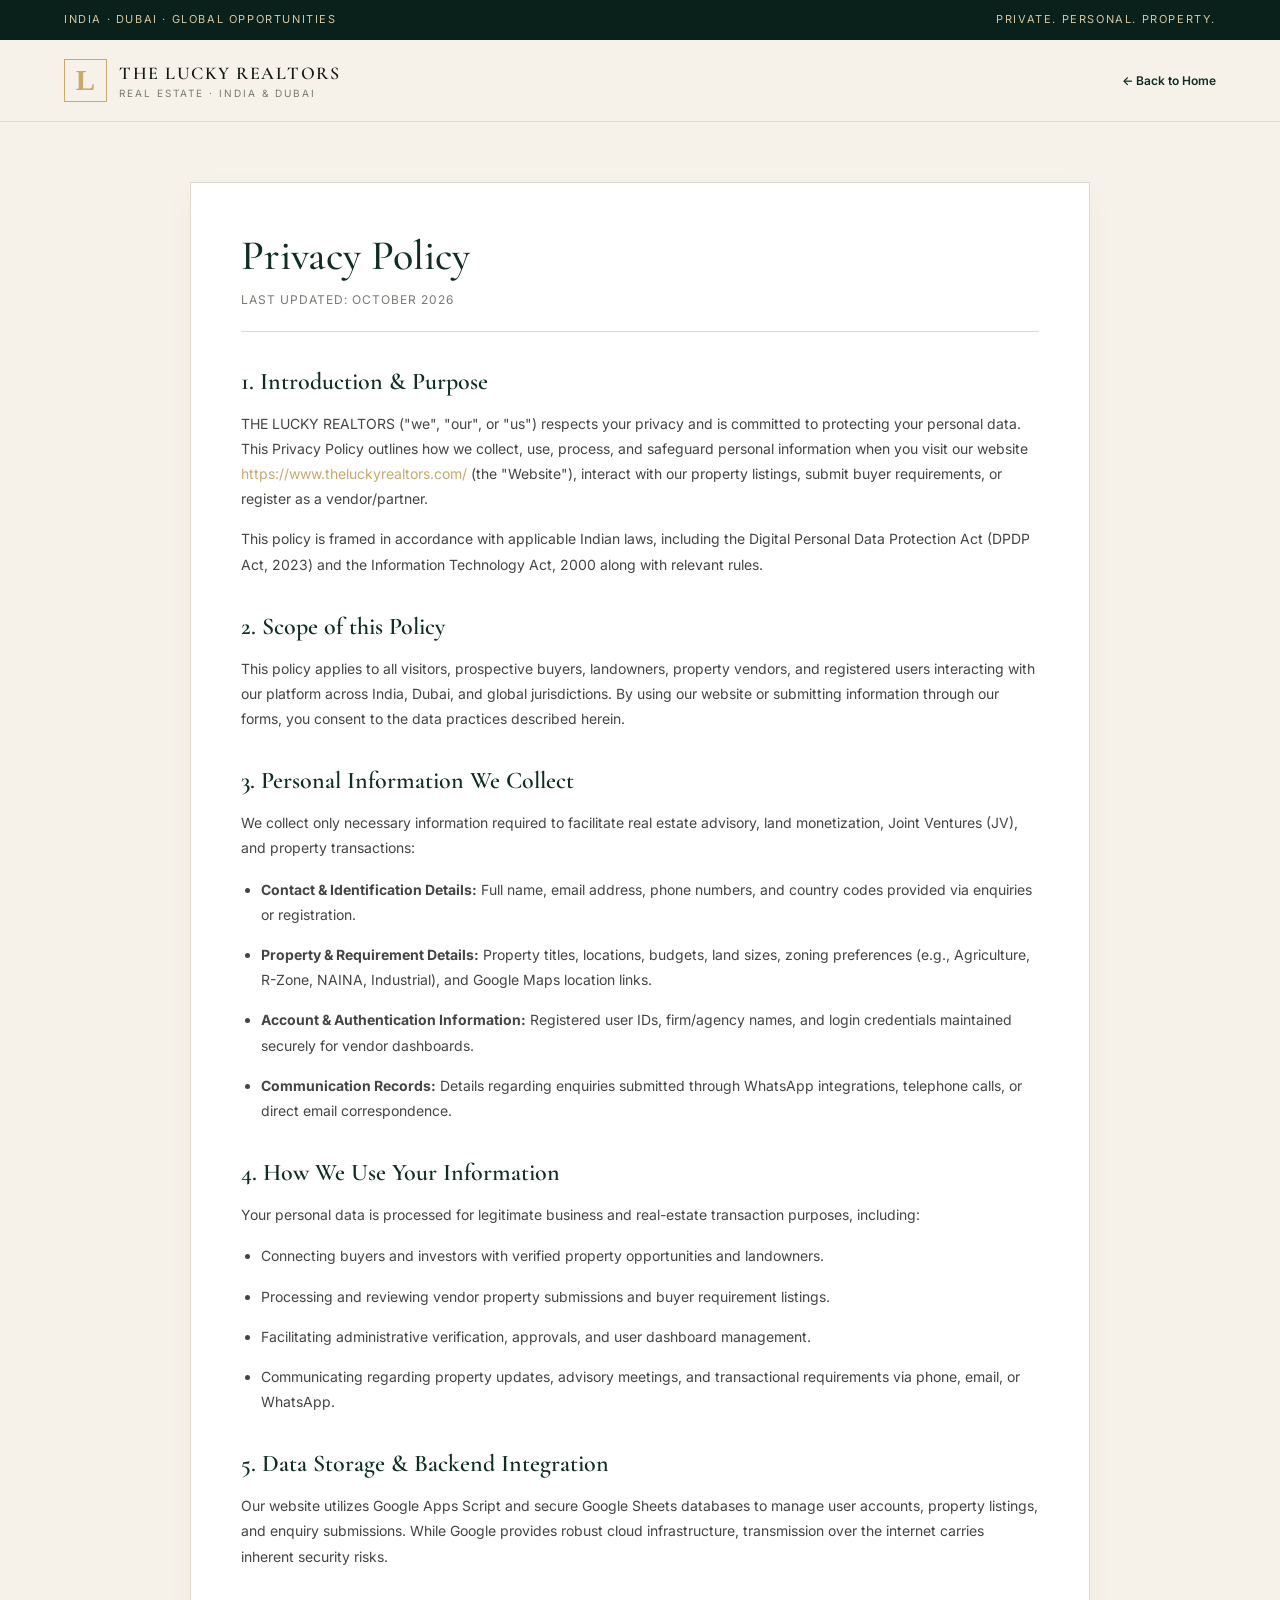
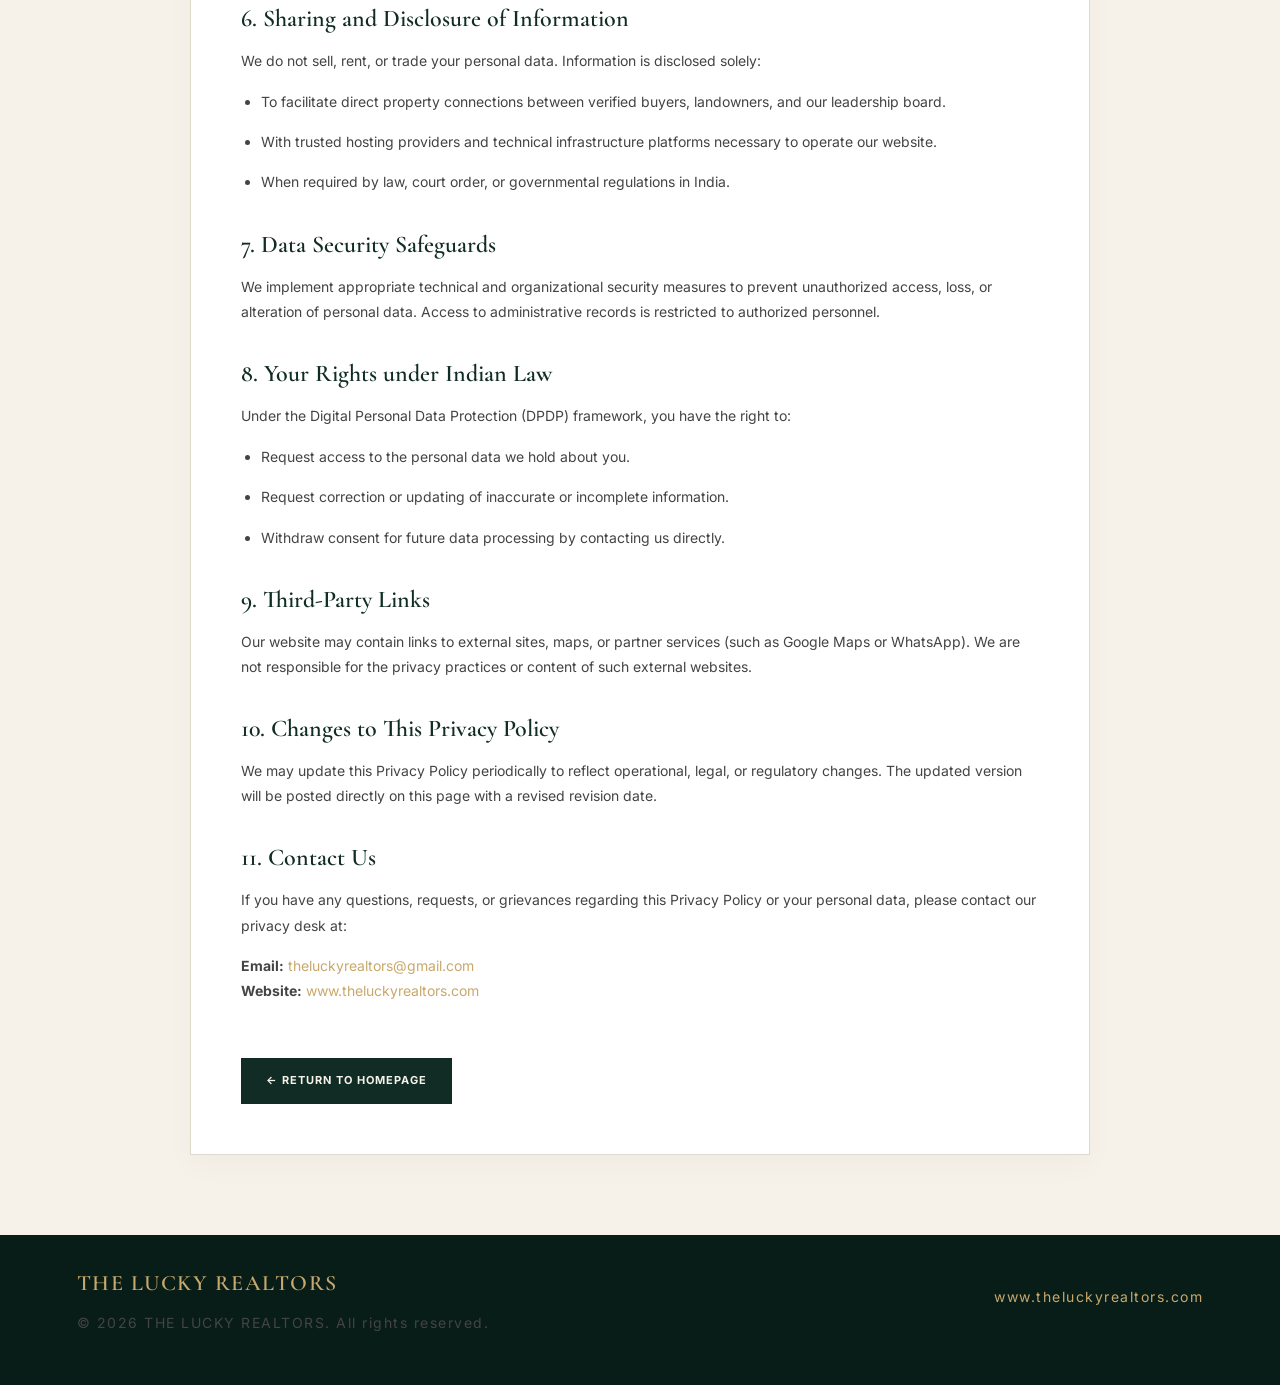
<file: privacy-policy.html>
<!doctype html>
<html lang="en">
<head>
  <meta charset="utf-8">
  <meta name="viewport" content="width=device-width, initial-scale=1">
  <link rel="canonical" href="https://www.theluckyrealtors.com/privacy-policy.html">
  <meta name="description" content="Privacy Policy for THE LUCKY REALTORS. Learn how we collect, use, and protect your personal data in compliance with Indian privacy laws.">
  <meta name="theme-color" content="#123b2c">
  <title>Privacy Policy | THE LUCKY REALTORS</title>
  
  <link rel="preconnect" href="https://fonts.googleapis.com">
  <link rel="preconnect" href="https://fonts.gstatic.com" crossorigin>
  <link href="https://fonts.googleapis.com/css2?family=Cormorant+Garamond:wght@400;500;600;700&family=Inter:wght@400;500;600;700&display=swap" rel="stylesheet">
  
  <style>
    :root {
      --green: #102c25;
      --green2: #194638;
      --gold: #c8a86b;
      --ivory: #f6f2e9;
      --ink: #151915;
      --muted: #777b73;
      --line: #dfd9cc;
      --white: #fff;
    }
    * { box-sizing: border-box; }
    html { scroll-behavior: smooth; }
    body { margin: 0; background: var(--ivory); color: var(--ink); font-family: Inter, Arial, sans-serif; line-height: 1.8; }
    a { color: var(--gold); text-decoration: none; }
    a:hover { text-decoration: underline; }
    .topbar { padding: 10px 5%; background: #0a201b; color: #d6c7a3; display: flex; justify-content: space-between; gap: 10px; font-size: 11px; letter-spacing: 1.6px; text-transform: uppercase; }
    .header { padding: 19px 5%; display: flex; align-items: center; justify-content: space-between; background: var(--ivory); position: sticky; top: 0; z-index: 10; border-bottom: 1px solid var(--line); }
    .brand { display: flex; align-items: center; gap: 12px; }
    .monogram { width: 43px; height: 43px; border: 1px solid var(--gold); color: var(--gold); display: grid; place-items: center; font: 700 29px Georgia, serif; }
    .brandname { font: 600 18px 'Cormorant Garamond', serif; letter-spacing: 1.5px; color: var(--ink); }
    .brandname small { display: block; font: 10px Inter, sans-serif; letter-spacing: 2px; margin-top: 3px; color: var(--muted); }
    .content-wrap { max-width: 900px; margin: 60px auto; padding: 0 5%; background: var(--white); border: 1px solid var(--line); padding: 50px; box-shadow: 0 10px 30px rgba(16,44,37,0.03); }
    h1 { font: 500 42px/1.1 'Cormorant Garamond', serif; color: var(--green); margin-top: 0; margin-bottom: 10px; }
    .last-updated { font-size: 12px; color: var(--muted); letter-spacing: 1px; text-transform: uppercase; margin-bottom: 35px; border-bottom: 1px solid var(--line); padding-bottom: 20px; }
    h2 { font: 600 24px 'Cormorant Garamond', serif; color: var(--green); margin-top: 35px; margin-bottom: 15px; }
    p, li { font-size: 14px; color: #444; margin-bottom: 15px; }
    ul { padding-left: 20px; margin-bottom: 20px; }
    .back-link { display: inline-block; margin-top: 40px; padding: 12px 24px; background: var(--green); color: var(--ivory); font-size: 11px; font-weight: 700; letter-spacing: 1px; text-transform: uppercase; border: 1px solid var(--green); transition: 0.2s; }
    .back-link:hover { background: var(--gold); color: var(--ink); border-color: var(--gold); text-decoration: none; }
    .footer { background: #081d18; color: #d8d2c3; padding: 35px 6%; display: flex; justify-content: space-between; gap: 20px; flex-wrap: wrap; font-size: 10px; letter-spacing: 1.5px; margin-top: 80px; }
    .footer b { font: 600 22px 'Cormorant Garamond', serif; color: var(--gold); }
    @media(max-width: 768px) {
      .content-wrap { padding: 25px; margin: 20px; }
      h1 { font-size: 32px; }
    }
  </style>
</head>
<body>

<div class="topbar">
  <span>INDIA · DUBAI · GLOBAL OPPORTUNITIES</span>
  <span>PRIVATE. PERSONAL. PROPERTY.</span>
</div>

<header class="header">
  <a class="brand" href="index.html">
    <span class="monogram">L</span>
    <span class="brandname">THE LUCKY REALTORS<small>REAL ESTATE · INDIA & DUBAI</small></span>
  </a>
  <a href="index.html" style="font-size: 12px; font-weight: 600; color: var(--green);">← Back to Home</a>
</header>

<main class="content-wrap">
  <h1>Privacy Policy</h1>
  <div class="last-updated">Last Updated: October 2026</div>

  <h2>1. Introduction & Purpose</h2>
  <p>THE LUCKY REALTORS ("we", "our", or "us") respects your privacy and is committed to protecting your personal data. This Privacy Policy outlines how we collect, use, process, and safeguard personal information when you visit our website <a href="https://www.theluckyrealtors.com/">https://www.theluckyrealtors.com/</a> (the "Website"), interact with our property listings, submit buyer requirements, or register as a vendor/partner.</p>
  <p>This policy is framed in accordance with applicable Indian laws, including the Digital Personal Data Protection Act (DPDP Act, 2023) and the Information Technology Act, 2000 along with relevant rules.</p>

  <h2>2. Scope of this Policy</h2>
  <p>This policy applies to all visitors, prospective buyers, landowners, property vendors, and registered users interacting with our platform across India, Dubai, and global jurisdictions. By using our website or submitting information through our forms, you consent to the data practices described herein.</p>

  <h2>3. Personal Information We Collect</h2>
  <p>We collect only necessary information required to facilitate real estate advisory, land monetization, Joint Ventures (JV), and property transactions:</p>
  <ul>
    <li><strong>Contact & Identification Details:</strong> Full name, email address, phone numbers, and country codes provided via enquiries or registration.</li>
    <li><strong>Property & Requirement Details:</strong> Property titles, locations, budgets, land sizes, zoning preferences (e.g., Agriculture, R-Zone, NAINA, Industrial), and Google Maps location links.</li>
    <li><strong>Account & Authentication Information:</strong> Registered user IDs, firm/agency names, and login credentials maintained securely for vendor dashboards.</li>
    <li><strong>Communication Records:</strong> Details regarding enquiries submitted through WhatsApp integrations, telephone calls, or direct email correspondence.</li>
  </ul>

  <h2>4. How We Use Your Information</h2>
  <p>Your personal data is processed for legitimate business and real-estate transaction purposes, including:</p>
  <ul>
    <li>Connecting buyers and investors with verified property opportunities and landowners.</li>
    <li>Processing and reviewing vendor property submissions and buyer requirement listings.</li>
    <li>Facilitating administrative verification, approvals, and user dashboard management.</li>
    <li>Communicating regarding property updates, advisory meetings, and transactional requirements via phone, email, or WhatsApp.</li>
  </ul>

  <h2>5. Data Storage & Backend Integration</h2>
  <p>Our website utilizes Google Apps Script and secure Google Sheets databases to manage user accounts, property listings, and enquiry submissions. While Google provides robust cloud infrastructure, transmission over the internet carries inherent security risks.</p>

  <h2>6. Sharing and Disclosure of Information</h2>
  <p>We do not sell, rent, or trade your personal data. Information is disclosed solely:</p>
  <ul>
    <li>To facilitate direct property connections between verified buyers, landowners, and our leadership board.</li>
    <li>With trusted hosting providers and technical infrastructure platforms necessary to operate our website.</li>
    <li>When required by law, court order, or governmental regulations in India.</p>
  </ul>

  <h2>7. Data Security Safeguards</h2>
  <p>We implement appropriate technical and organizational security measures to prevent unauthorized access, loss, or alteration of personal data. Access to administrative records is restricted to authorized personnel.</p>

  <h2>8. Your Rights under Indian Law</h2>
  <p>Under the Digital Personal Data Protection (DPDP) framework, you have the right to:</p>
  <ul>
    <li>Request access to the personal data we hold about you.</li>
    <li>Request correction or updating of inaccurate or incomplete information.</li>
    <li>Withdraw consent for future data processing by contacting us directly.</li>
  </ul>

  <h2>9. Third-Party Links</h2>
  <p>Our website may contain links to external sites, maps, or partner services (such as Google Maps or WhatsApp). We are not responsible for the privacy practices or content of such external websites.</p>

  <h2>10. Changes to This Privacy Policy</h2>
  <p>We may update this Privacy Policy periodically to reflect operational, legal, or regulatory changes. The updated version will be posted directly on this page with a revised revision date.</p>

  <h2>11. Contact Us</h2>
  <p>If you have any questions, requests, or grievances regarding this Privacy Policy or your personal data, please contact our privacy desk at:</p>
  <p><strong>Email:</strong> <a href="mailto:theluckyrealtors@gmail.com">theluckyrealtors@gmail.com</a><br>
  <strong>Website:</strong> <a href="https://www.theluckyrealtors.com/">www.theluckyrealtors.com</a></p>

  <a class="back-link" href="index.html">← Return to Homepage</a>
</main>

<footer class="footer">
  <div>
    <b>THE LUCKY REALTORS</b>
    <p>© 2026 THE LUCKY REALTORS. All rights reserved.</p>
  </div>
  <div>
    <p><a href="https://www.theluckyrealtors.com" rel="noopener" target="_blank">www.theluckyrealtors.com</a></p>
  </div>
</footer>

</body>
</html>
</file>
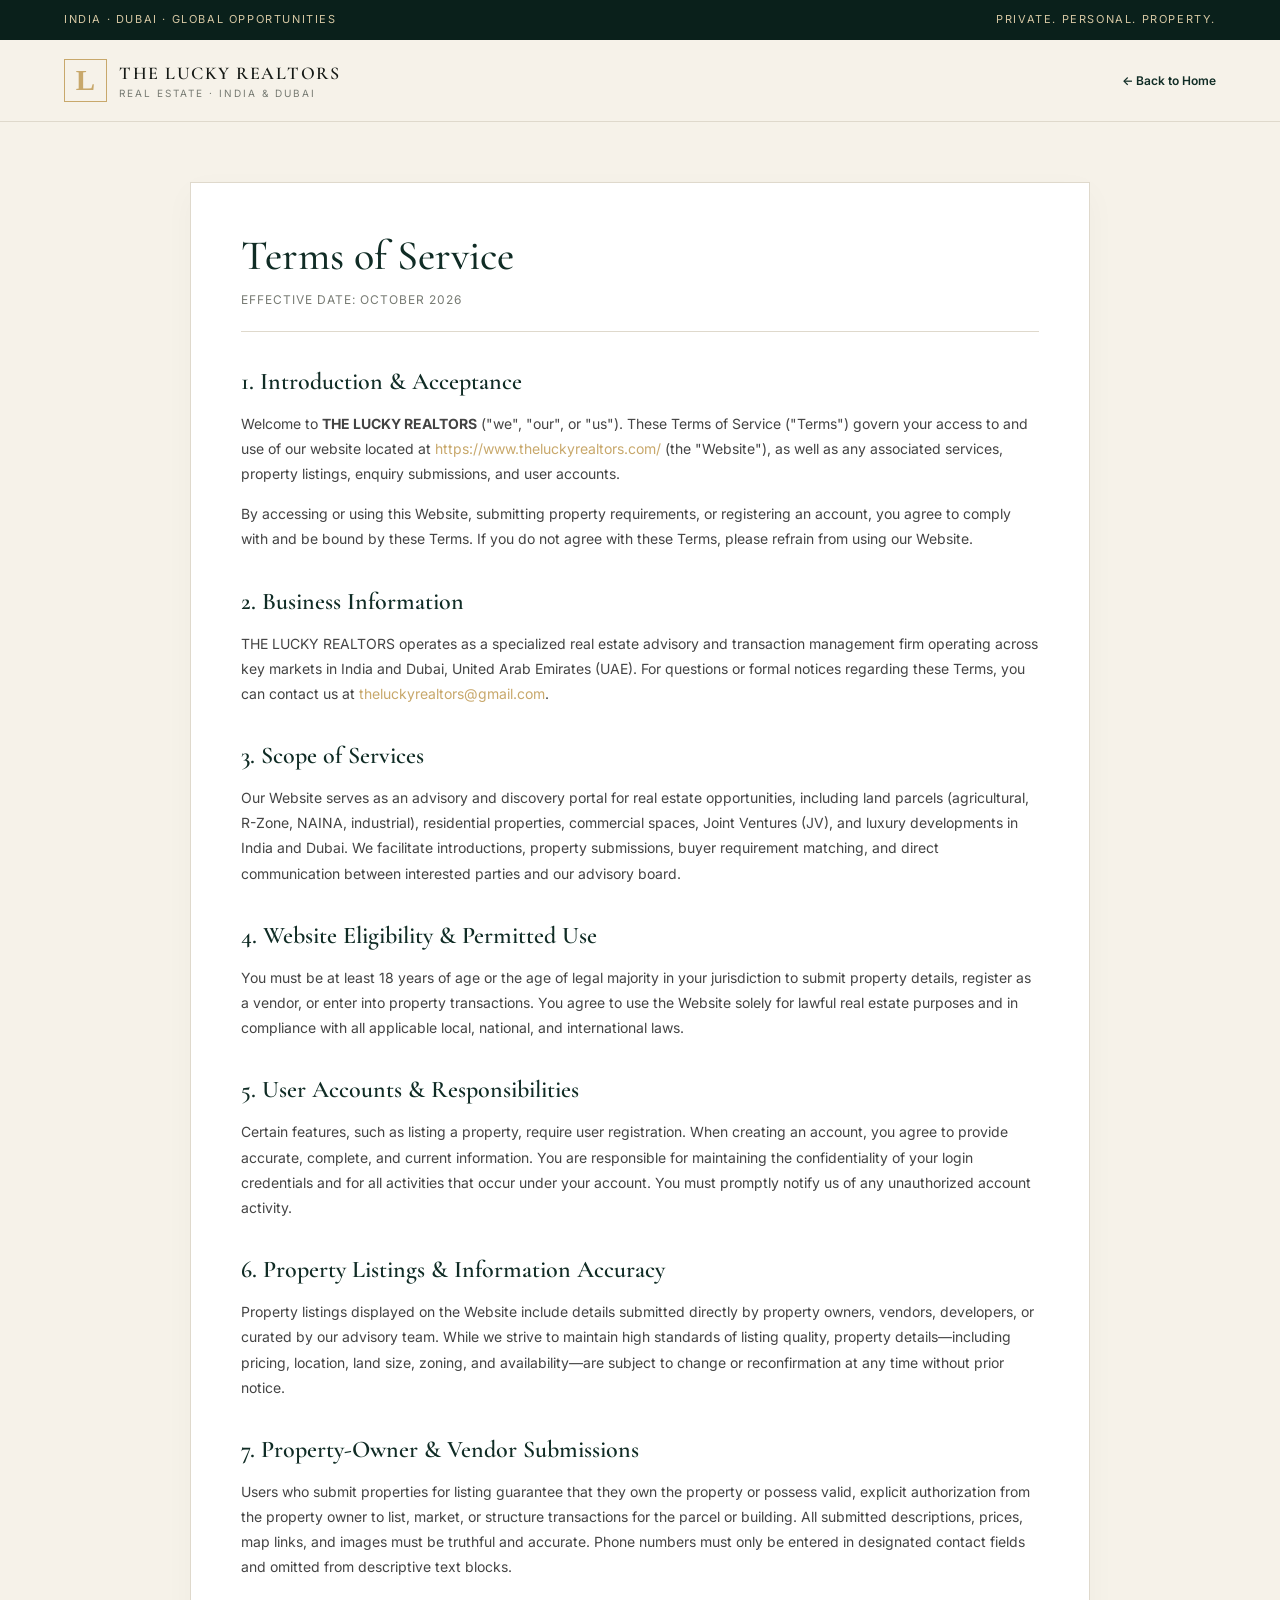
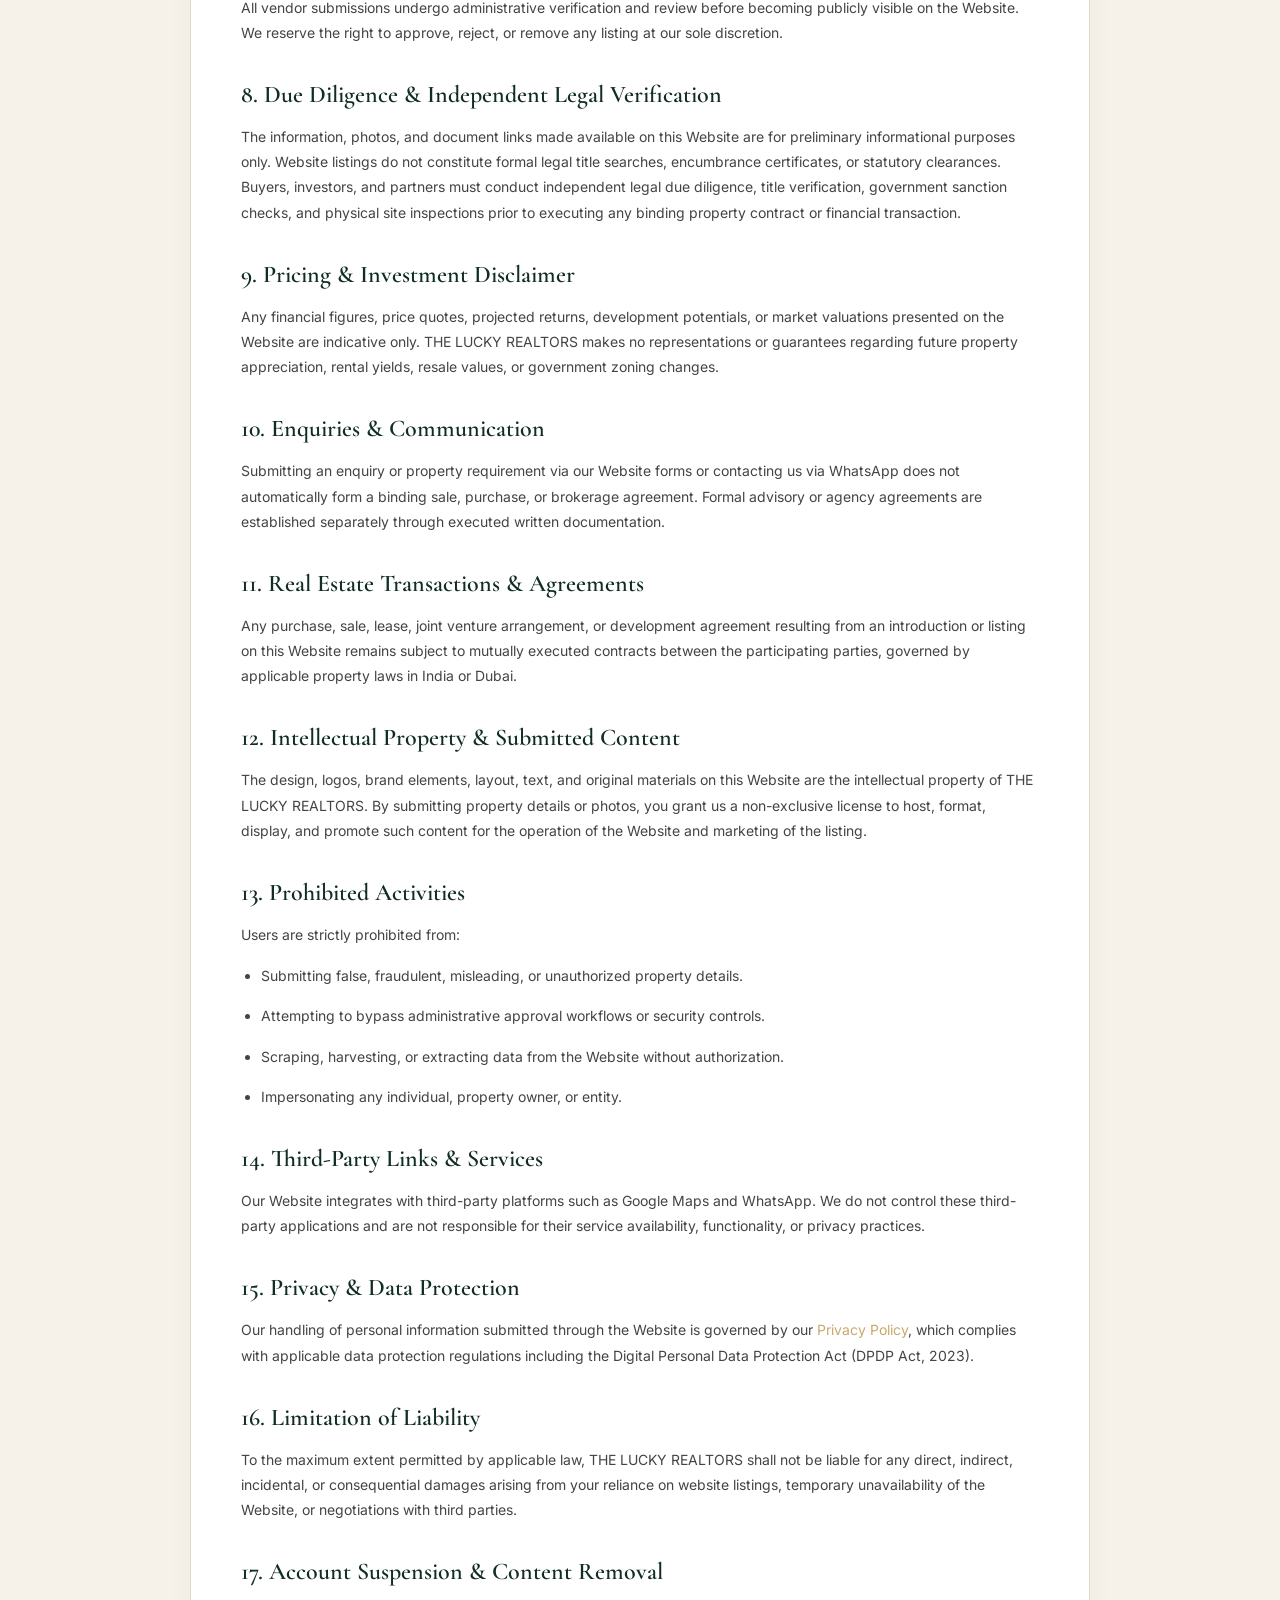
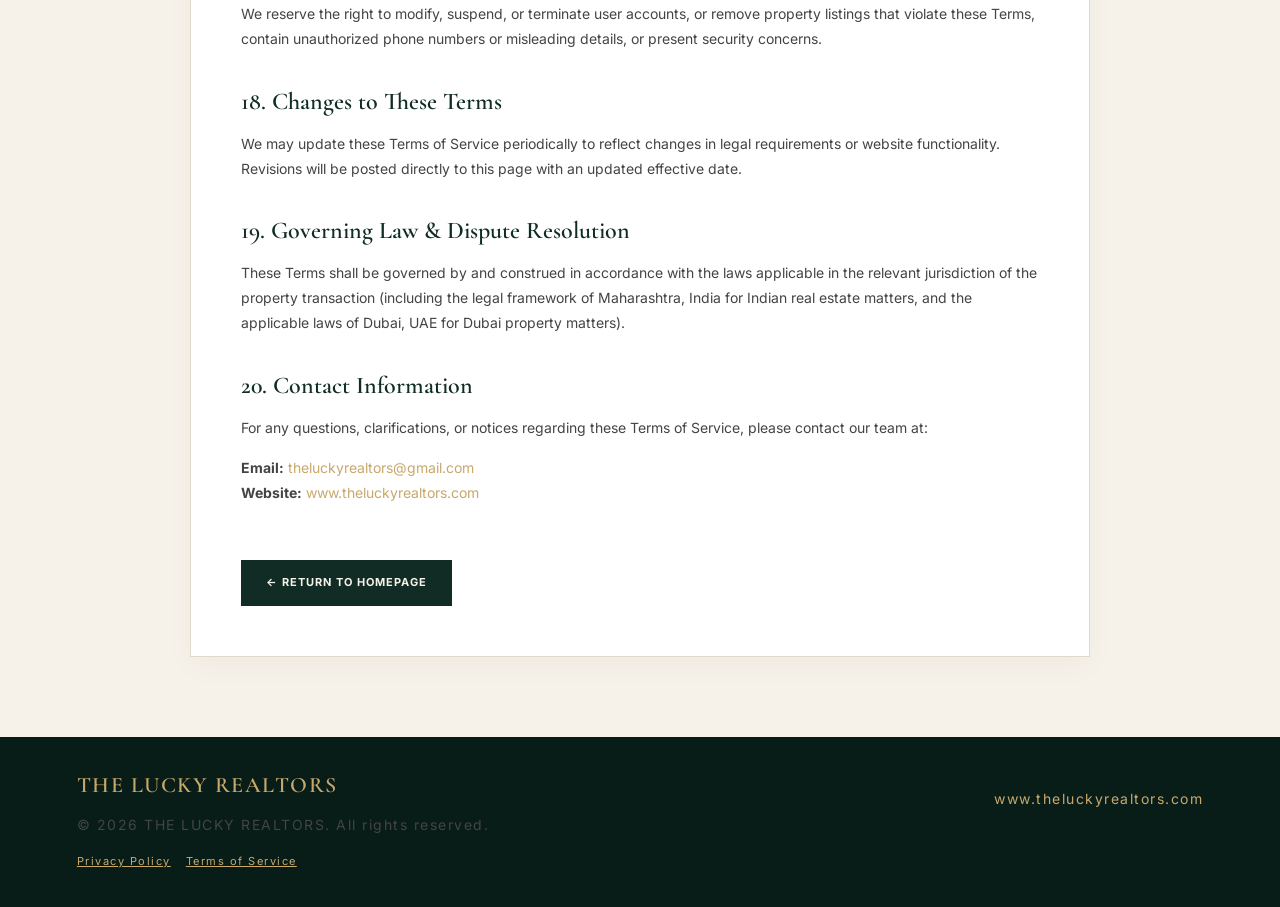
<file: terms-of-service.html>
<!doctype html>
<html lang="en">
<head>
  <meta charset="utf-8">
  <meta name="viewport" content="width=device-width, initial-scale=1">
  <link rel="canonical" href="https://www.theluckyrealtors.com/terms-of-service.html">
  <meta name="description" content="Terms of Service for THE LUCKY REALTORS. Understand the terms, conditions, and guidelines governing the use of our real estate advisory platform in India and Dubai.">
  <meta name="theme-color" content="#123b2c">
  <title>Terms of Service | THE LUCKY REALTORS</title>
  
  <link rel="preconnect" href="https://fonts.googleapis.com">
  <link rel="preconnect" href="https://fonts.gstatic.com" crossorigin>
  <link href="https://fonts.googleapis.com/css2?family=Cormorant+Garamond:wght@400;500;600;700&family=Inter:wght@400;500;600;700&display=swap" rel="stylesheet">
  
  <style>
    :root {
      --green: #102c25;
      --green2: #194638;
      --gold: #c8a86b;
      --ivory: #f6f2e9;
      --ink: #151915;
      --muted: #777b73;
      --line: #dfd9cc;
      --white: #fff;
    }
    * { box-sizing: border-box; }
    html { scroll-behavior: smooth; }
    body { margin: 0; background: var(--ivory); color: var(--ink); font-family: Inter, Arial, sans-serif; line-height: 1.8; }
    a { color: var(--gold); text-decoration: none; }
    a:hover { text-decoration: underline; }
    .topbar { padding: 10px 5%; background: #0a201b; color: #d6c7a3; display: flex; justify-content: space-between; gap: 10px; font-size: 11px; letter-spacing: 1.6px; text-transform: uppercase; }
    .header { padding: 19px 5%; display: flex; align-items: center; justify-content: space-between; background: var(--ivory); position: sticky; top: 0; z-index: 10; border-bottom: 1px solid var(--line); }
    .brand { display: flex; align-items: center; gap: 12px; }
    .monogram { width: 43px; height: 43px; border: 1px solid var(--gold); color: var(--gold); display: grid; place-items: center; font: 700 29px Georgia, serif; }
    .brandname { font: 600 18px 'Cormorant Garamond', serif; letter-spacing: 1.5px; color: var(--ink); }
    .brandname small { display: block; font: 10px Inter, sans-serif; letter-spacing: 2px; margin-top: 3px; color: var(--muted); }
    .content-wrap { max-width: 900px; margin: 60px auto; padding: 0 5%; background: var(--white); border: 1px solid var(--line); padding: 50px; box-shadow: 0 10px 30px rgba(16,44,37,0.03); }
    h1 { font: 500 42px/1.1 'Cormorant Garamond', serif; color: var(--green); margin-top: 0; margin-bottom: 10px; }
    .last-updated { font-size: 12px; color: var(--muted); letter-spacing: 1px; text-transform: uppercase; margin-bottom: 35px; border-bottom: 1px solid var(--line); padding-bottom: 20px; }
    h2 { font: 600 24px 'Cormorant Garamond', serif; color: var(--green); margin-top: 35px; margin-bottom: 15px; }
    p, li { font-size: 14px; color: #444; margin-bottom: 15px; }
    ul { padding-left: 20px; margin-bottom: 20px; }
    .back-link { display: inline-block; margin-top: 40px; padding: 12px 24px; background: var(--green); color: var(--ivory); font-size: 11px; font-weight: 700; letter-spacing: 1px; text-transform: uppercase; border: 1px solid var(--green); transition: 0.2s; }
    .back-link:hover { background: var(--gold); color: var(--ink); border-color: var(--gold); text-decoration: none; }
    .footer { background: #081d18; color: #d8d2c3; padding: 35px 6%; display: flex; justify-content: space-between; gap: 20px; flex-wrap: wrap; font-size: 10px; letter-spacing: 1.5px; margin-top: 80px; }
    .footer b { font: 600 22px 'Cormorant Garamond', serif; color: var(--gold); }
    .footer-links { display: flex; gap: 15px; margin-top: 10px; font-size: 11px; }
    .footer-links a { color: var(--gold); text-decoration: underline; }
    @media(max-width: 768px) {
      .content-wrap { padding: 25px; margin: 20px; }
      h1 { font-size: 32px; }
    }
  </style>
</head>
<body>

<div class="topbar">
  <span>INDIA · DUBAI · GLOBAL OPPORTUNITIES</span>
  <span>PRIVATE. PERSONAL. PROPERTY.</span>
</div>

<header class="header">
  <a class="brand" href="index.html">
    <span class="monogram">L</span>
    <span class="brandname">THE LUCKY REALTORS<small>REAL ESTATE · INDIA & DUBAI</small></span>
  </a>
  <a href="index.html" style="font-size: 12px; font-weight: 600; color: var(--green);">← Back to Home</a>
</header>

<main class="content-wrap">
  <h1>Terms of Service</h1>
  <div class="last-updated">Effective Date: October 2026</div>

  <h2>1. Introduction & Acceptance</h2>
  <p>Welcome to <strong>THE LUCKY REALTORS</strong> ("we", "our", or "us"). These Terms of Service ("Terms") govern your access to and use of our website located at <a href="https://www.theluckyrealtors.com/">https://www.theluckyrealtors.com/</a> (the "Website"), as well as any associated services, property listings, enquiry submissions, and user accounts.</p>
  <p>By accessing or using this Website, submitting property requirements, or registering an account, you agree to comply with and be bound by these Terms. If you do not agree with these Terms, please refrain from using our Website.</p>

  <h2>2. Business Information</h2>
  <p>THE LUCKY REALTORS operates as a specialized real estate advisory and transaction management firm operating across key markets in India and Dubai, United Arab Emirates (UAE). For questions or formal notices regarding these Terms, you can contact us at <a href="mailto:theluckyrealtors@gmail.com">theluckyrealtors@gmail.com</a>.</p>

  <h2>3. Scope of Services</h2>
  <p>Our Website serves as an advisory and discovery portal for real estate opportunities, including land parcels (agricultural, R-Zone, NAINA, industrial), residential properties, commercial spaces, Joint Ventures (JV), and luxury developments in India and Dubai. We facilitate introductions, property submissions, buyer requirement matching, and direct communication between interested parties and our advisory board.</p>

  <h2>4. Website Eligibility & Permitted Use</h2>
  <p>You must be at least 18 years of age or the age of legal majority in your jurisdiction to submit property details, register as a vendor, or enter into property transactions. You agree to use the Website solely for lawful real estate purposes and in compliance with all applicable local, national, and international laws.</p>

  <h2>5. User Accounts & Responsibilities</h2>
  <p>Certain features, such as listing a property, require user registration. When creating an account, you agree to provide accurate, complete, and current information. You are responsible for maintaining the confidentiality of your login credentials and for all activities that occur under your account. You must promptly notify us of any unauthorized account activity.</p>

  <h2>6. Property Listings & Information Accuracy</h2>
  <p>Property listings displayed on the Website include details submitted directly by property owners, vendors, developers, or curated by our advisory team. While we strive to maintain high standards of listing quality, property details—including pricing, location, land size, zoning, and availability—are subject to change or reconfirmation at any time without prior notice.</p>

  <h2>7. Property-Owner & Vendor Submissions</h2>
  <p>Users who submit properties for listing guarantee that they own the property or possess valid, explicit authorization from the property owner to list, market, or structure transactions for the parcel or building. All submitted descriptions, prices, map links, and images must be truthful and accurate. Phone numbers must only be entered in designated contact fields and omitted from descriptive text blocks.</p>
  <p>All vendor submissions undergo administrative verification and review before becoming publicly visible on the Website. We reserve the right to approve, reject, or remove any listing at our sole discretion.</p>

  <h2>8. Due Diligence & Independent Legal Verification</h2>
  <p>The information, photos, and document links made available on this Website are for preliminary informational purposes only. Website listings do not constitute formal legal title searches, encumbrance certificates, or statutory clearances. Buyers, investors, and partners must conduct independent legal due diligence, title verification, government sanction checks, and physical site inspections prior to executing any binding property contract or financial transaction.</p>

  <h2>9. Pricing & Investment Disclaimer</h2>
  <p>Any financial figures, price quotes, projected returns, development potentials, or market valuations presented on the Website are indicative only. THE LUCKY REALTORS makes no representations or guarantees regarding future property appreciation, rental yields, resale values, or government zoning changes.</p>

  <h2>10. Enquiries & Communication</h2>
  <p>Submitting an enquiry or property requirement via our Website forms or contacting us via WhatsApp does not automatically form a binding sale, purchase, or brokerage agreement. Formal advisory or agency agreements are established separately through executed written documentation.</p>

  <h2>11. Real Estate Transactions & Agreements</h2>
  <p>Any purchase, sale, lease, joint venture arrangement, or development agreement resulting from an introduction or listing on this Website remains subject to mutually executed contracts between the participating parties, governed by applicable property laws in India or Dubai.</p>

  <h2>12. Intellectual Property & Submitted Content</h2>
  <p>The design, logos, brand elements, layout, text, and original materials on this Website are the intellectual property of THE LUCKY REALTORS. By submitting property details or photos, you grant us a non-exclusive license to host, format, display, and promote such content for the operation of the Website and marketing of the listing.</p>

  <h2>13. Prohibited Activities</h2>
  <p>Users are strictly prohibited from:</p>
  <ul>
    <li>Submitting false, fraudulent, misleading, or unauthorized property details.</li>
    <li>Attempting to bypass administrative approval workflows or security controls.</li>
    <li>Scraping, harvesting, or extracting data from the Website without authorization.</li>
    <li>Impersonating any individual, property owner, or entity.</li>
  </ul>

  <h2>14. Third-Party Links & Services</h2>
  <p>Our Website integrates with third-party platforms such as Google Maps and WhatsApp. We do not control these third-party applications and are not responsible for their service availability, functionality, or privacy practices.</p>

  <h2>15. Privacy & Data Protection</h2>
  <p>Our handling of personal information submitted through the Website is governed by our <a href="privacy-policy.html">Privacy Policy</a>, which complies with applicable data protection regulations including the Digital Personal Data Protection Act (DPDP Act, 2023).</p>

  <h2>16. Limitation of Liability</h2>
  <p>To the maximum extent permitted by applicable law, THE LUCKY REALTORS shall not be liable for any direct, indirect, incidental, or consequential damages arising from your reliance on website listings, temporary unavailability of the Website, or negotiations with third parties.</p>

  <h2>17. Account Suspension & Content Removal</h2>
  <p>We reserve the right to modify, suspend, or terminate user accounts, or remove property listings that violate these Terms, contain unauthorized phone numbers or misleading details, or present security concerns.</p>

  <h2>18. Changes to These Terms</h2>
  <p>We may update these Terms of Service periodically to reflect changes in legal requirements or website functionality. Revisions will be posted directly to this page with an updated effective date.</p>

  <h2>19. Governing Law & Dispute Resolution</h2>
  <p>These Terms shall be governed by and construed in accordance with the laws applicable in the relevant jurisdiction of the property transaction (including the legal framework of Maharashtra, India for Indian real estate matters, and the applicable laws of Dubai, UAE for Dubai property matters).</p>

  <h2>20. Contact Information</h2>
  <p>For any questions, clarifications, or notices regarding these Terms of Service, please contact our team at:</p>
  <p><strong>Email:</strong> <a href="mailto:theluckyrealtors@gmail.com">theluckyrealtors@gmail.com</a><br>
  <strong>Website:</strong> <a href="https://www.theluckyrealtors.com/">www.theluckyrealtors.com</a></p>

  <a class="back-link" href="index.html">← Return to Homepage</a>
</main>

<footer class="footer">
  <div>
    <b>THE LUCKY REALTORS</b>
    <p>© 2026 THE LUCKY REALTORS. All rights reserved.</p>
    <div class="footer-links">
      <a href="privacy-policy.html">Privacy Policy</a>
      <a href="terms-of-service.html">Terms of Service</a>
    </div>
  </div>
  <div>
    <p><a href="https://www.theluckyrealtors.com" rel="noopener" target="_blank">www.theluckyrealtors.com</a></p>
  </div>
</footer>

</body>
</html>
</file>
